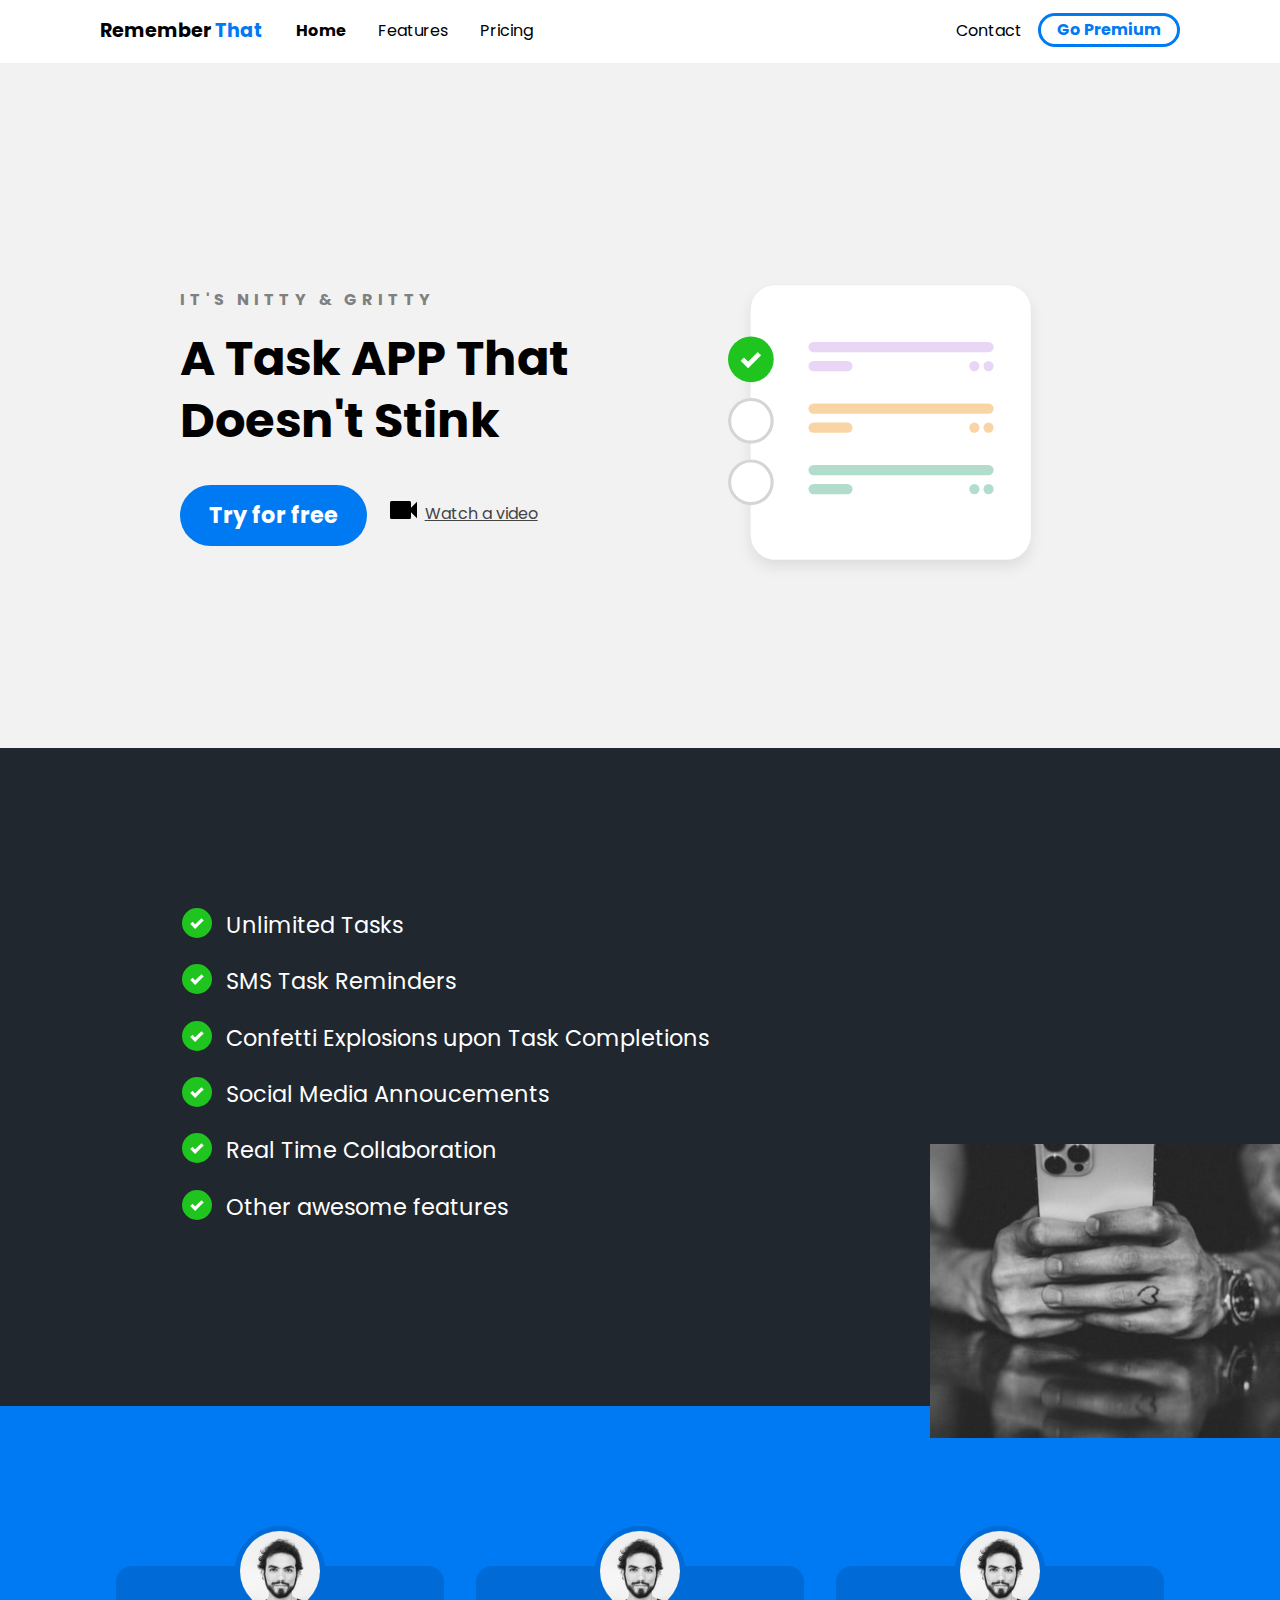
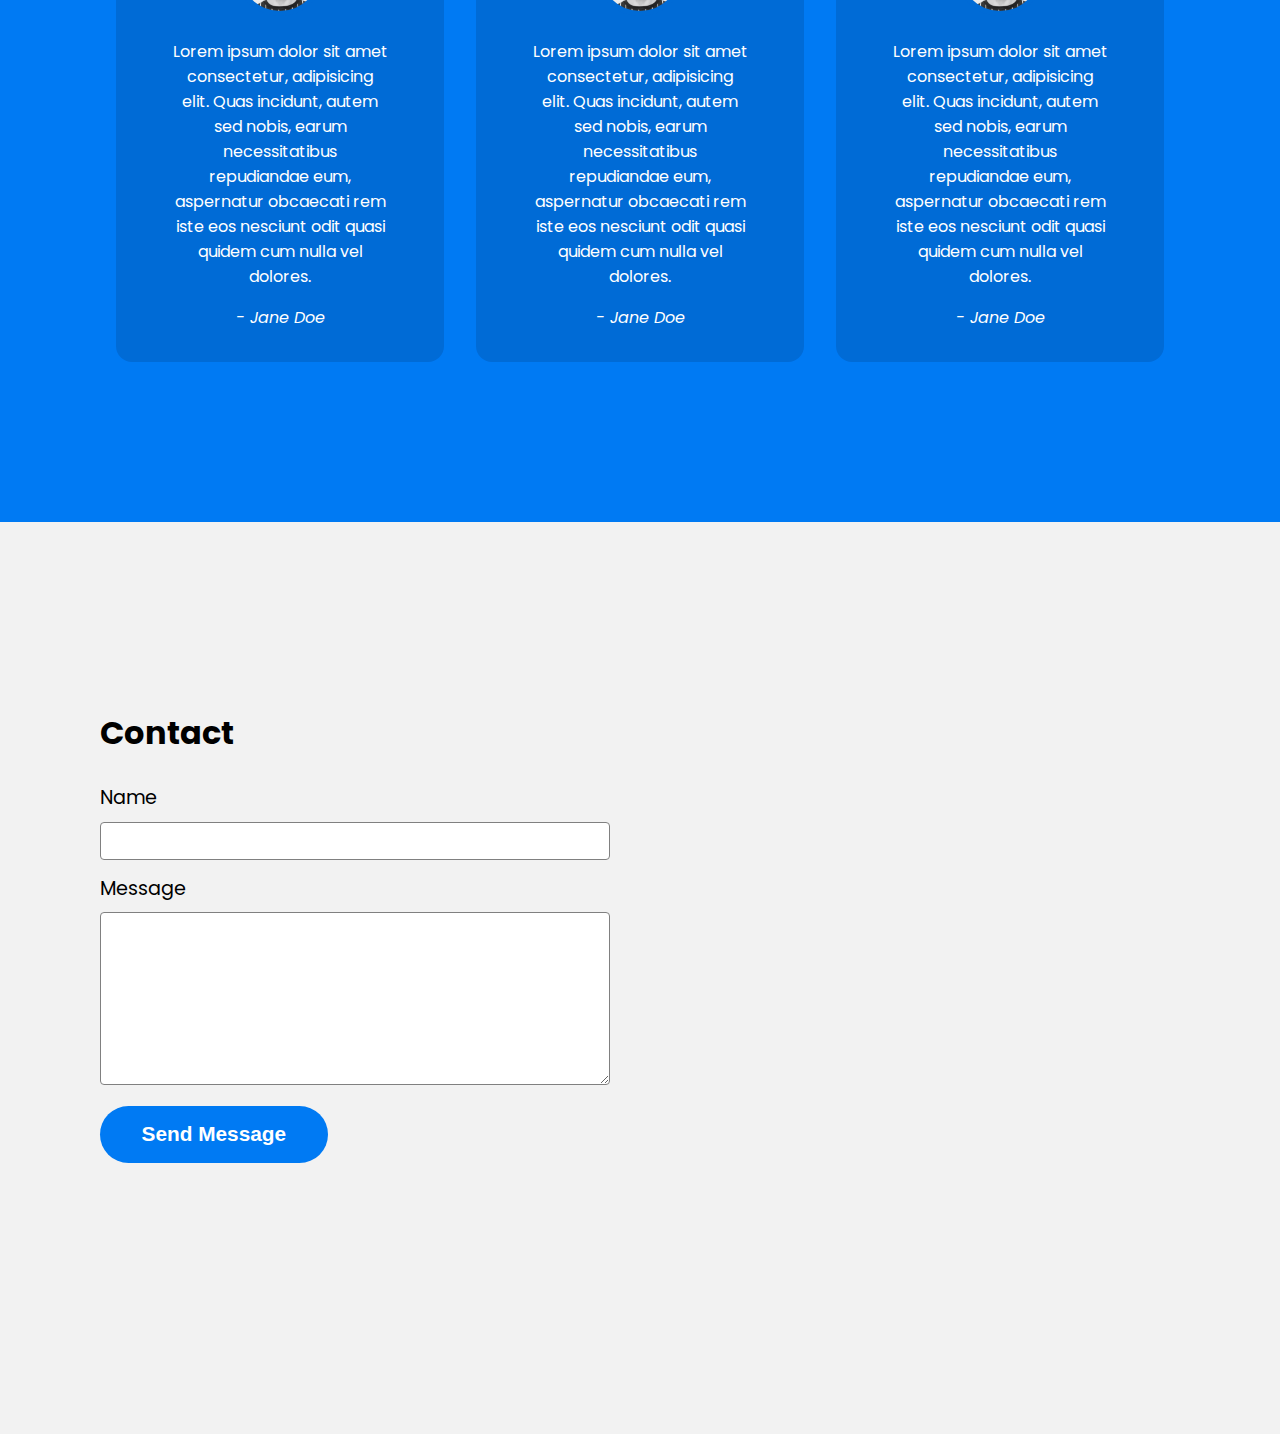
<file: index.html>
<!DOCTYPE html>
<html lang="en">

<head>
    <meta charset="UTF-8">
    <meta http-equiv="X-UA-Compatible" content="IE=edge">
    <meta name="viewport" content="width=device-width, initial-scale=1.0">
    <title>HTMLCSS2021</title>
    <link rel="stylesheet" href="css/main.css">
</head>

<body>
    <div class="navbar">
        <div class="container">
            <a class="logo" href="#">Remember <span>That</span> </a>

            <img id="mobile-cta" class="mobile-menu" src="images/menu.svg" alt="Open Navigation">

            <nav>
                <img id="mobile-exit" class="mobile-menu-exit" src="images/exit.svg" alt="Close Navigation">

                <ul class="primary-nav">
                    <li class="current"><a href="#">Home</a></li>
                    <li><a href="#">Features</a></li>
                    <li><a href="#">Pricing</a></li>
                </ul>
                <ul class="secondary-nav">
                    <li><a href="#">Contact</a></li>
                    <li class="go-premium-cta"><a href="#">Go Premium</a></li>
                </ul>
            </nav>
        </div>
    </div>
    

    <section class="hero">
        <div class="container">
            <div class="left-col">
                <p class="subhead">It's Nitty &amp; Gritty</p>
                <h1>A Task APP That Doesn't Stink</h1>

                <div class="hero-cta">
                    <a href="#" class="primary-cta">Try for free</a>
                    <a href="#" class="watch-video-cta">
                        <img src="images/watch.svg" alt="watch a video">Watch a video
                    </a>
                </div>

            </div>
            <img src="images/illustration.svg" class="hero-img" alt="illustration">
        </div>

    </section>
    
    <section class="features-section">
        <div class="container">
            <ul class="features-list">
                <li>Unlimited Tasks</li>
                <li>SMS Task Reminders</li>
                <li>Confetti Explosions upon Task Completions</li>
                <li>Social Media Annoucements</li>
                <li>Real Time Collaboration</li>
                <li>Other awesome features</li>
            </ul>

            <img src="images/holding-phone.jpg" alt="Man holding-phone">
        </div>
    </section>

    <section class="testimonials-section">
        <div class="container">
            <ul>
                <li>
                    <img src="images/person.jpg" alt="Person">
                        <blockquote>Lorem ipsum dolor sit amet consectetur, adipisicing elit. 
                            Quas incidunt, autem sed nobis, earum necessitatibus repudiandae eum, 
                            aspernatur obcaecati rem iste eos nesciunt odit quasi quidem cum nulla vel dolores.</blockquote>
                            <cite>- Jane Doe</cite>
                    </img>
                </li>
                <li>
                    <img src="images/person.jpg" alt="Person">
                    <blockquote>Lorem ipsum dolor sit amet consectetur, adipisicing elit. 
                        Quas incidunt, autem sed nobis, earum necessitatibus repudiandae eum, 
                        aspernatur obcaecati rem iste eos nesciunt odit quasi quidem cum nulla vel dolores.</blockquote>
                        <cite>- Jane Doe</cite>
                    </img>
                </li>
                <li>
                    <img src="images/person.jpg" alt="Person">
                        <blockquote>Lorem ipsum dolor sit amet consectetur, adipisicing elit. 
                        Quas incidunt, autem sed nobis, earum necessitatibus repudiandae eum, 
                        aspernatur obcaecati rem iste eos nesciunt odit quasi quidem cum nulla vel dolores.</blockquote>
                        <cite>- Jane Doe</cite>
                    </img>
                </li>
            </ul>

        </div>

    </section>

    <section class="contact-section">
        <div class="container">
            <div class="contact-left">
                <h2>Contact</h2>
                    <form action="">
                        <label for="name">Name</label>
                        <input type="text" id="name" name="name">

                        <label for="message">Message</label>
                        <textarea name="message" id="message" cols="30" rows="10"></textarea>
                        
                        <input type="submit" value="Send Message" class="send-message-cta">
                    </form>
                </h2>
            </div>
            <div class="contact-right">
                <iframe src="https://www.google.com/maps/embed?pb=!1m18!1m12!1m3!1d2610.9487823132126!2d20.252391815683854!3d49.1256078793146!2m3!1f0!2f0!3f0!3m2!1i1024!2i768!4f13.1!3m3!1m2!1s0x4715a745f7003b05%3A0x8fb659496ead4bac!2sLuxusn%C3%A9%20apartm%C3%A1ny%20-%20bv90210.sk!5e0!3m2!1sfr!2sfr!4v1673393227656!5m2!1sfr!2sfr" 
                width="600" height="450" style="border:0;" allowfullscreen="" loading="lazy" referrerpolicy="no-referrer-when-downgrade">
            </iframe>
            </div>
        </div>
    </section>
    
    <script>

        const mobileBtn = document.getElementById('mobile-cta')
            nav = document.querySelector('nav');
            mobileBtnExit = document.getElementById('mobile-exit');

        mobileBtn.addEventListener('click', () => {
            nav.classList.add('menu-btn');
        })

        mobileBtnExit.addEventListener('click', () => {
            nav.classList.remove('menu-btn');
        })

    </script>

    
</body>

</html>
</file>
<file: css/main.css>
@import url("https://fonts.googleapis.com/css2?family=Poppins:wght@400;700&display=swap");
:root {
  --primary-color: #007AF3;
}

body {
  background: #f2f2f2;
  margin: 0;
  font-family: "Poppins", sans-serif;
}

.navbar {
  background: white;
  padding: 1em;
}
.navbar .logo {
  text-decoration: none;
  font-weight: bold;
  color: black;
  font-size: 1.2em;
}
.navbar .logo span {
  color: var(--primary-color);
}
.navbar nav {
  display: none;
}
.navbar .container {
  display: flex;
  place-content: space-between;
}
.navbar .mobile-menu {
  cursor: pointer;
}

a {
  color: #444444;
}

ul {
  list-style-type: none;
  margin: 0;
  padding: 0;
}

section {
  padding: 5em 2em;
}

.hero {
  text-align: center;
}

.left-col .subhead {
  text-transform: uppercase;
  font-weight: bold;
  color: gray;
  letter-spacing: 0.3em;
}
.left-col h1 {
  font-size: 2.5em;
  line-height: 1.3em;
  margin-top: 0.2em;
}
.left-col .primary-cta {
  background: var(--primary-color);
  color: white;
  text-decoration: none;
  padding: 0.6em 1.3em;
  font-size: 1.4em;
  border-radius: 5em;
  font-weight: bold;
  display: inline-block;
}
.left-col .watch-video-cta {
  display: block;
  margin-top: 1em;
}
.left-col .watch-video-cta img {
  margin-right: 0.5em;
}

.hero-img {
  width: 70%;
  margin-top: 3em;
}

section.features-section {
  background-color: #20272E;
  color: white;
}

ul.features-list {
  margin: 0;
  padding-left: 0.1em;
  display: grid;
  grid-template-columns: repeat(auto-fit, minmax(19rem, 1fr));
}
ul.features-list li {
  font-size: 1.1em;
  margin-bottom: 1em;
  margin-left: 2em;
  position: relative;
}
ul.features-list li:before {
  content: "";
  left: -2em;
  position: absolute;
  width: 20px;
  height: 20px;
  background-image: url("../images/bullet.svg");
  background-size: contain;
  margin-right: 0.5em;
}

.features-section img {
  display: none;
}

section.testimonials-section {
  background-color: var(--primary-color);
  color: white;
}
section.testimonials-section ul li {
  background: #006bd6;
  text-align: center;
  padding: 2em 1em;
  width: 80%;
  margin: 0 auto 5em auto;
  border-radius: 1em;
}
section.testimonials-section ul li img {
  width: 5em;
  height: 5em;
  border: 5px solid #006bd6;
  border-radius: 50%;
  margin-top: -4.5em;
}

h2 {
  font-size: 2em;
}

label {
  display: block;
  font-size: 1.2em;
  margin-bottom: 0.5em;
}

input, textarea {
  width: 100%;
  padding: 0.8em;
  margin-bottom: 1em;
  border-radius: 0.3em;
  border: 1px solid gray;
  box-sizing: border-box;
}

input[type=submit] {
  background-color: var(--primary-color);
  color: white;
  font-weight: bold;
  font-size: 1.3em;
  border: none;
  margin-bottom: 5em;
  border-radius: 5em;
  display: inline-block;
  padding: 0.8em 2em;
  width: unset;
  cursor: pointer;
}

iframe {
  width: 100%;
  height: 300px;
}

nav.menu-btn {
  display: block;
}

nav {
  position: fixed;
  z-index: 999;
  width: 66%;
  right: 0%;
  top: 0;
  background: #20272E;
  height: 100vh;
  padding: 1em;
}
nav ul.primary-nav {
  margin-top: 5em;
}
nav li a {
  color: white;
  text-decoration: none;
  display: block;
  padding: 0.5em;
  font-size: 1.3em;
  text-align: right;
}
nav li a:hover {
  font-weight: bold;
}

.mobile-menu-exit {
  float: right;
  margin: 0.5em;
  cursor: pointer;
}

@media only screen and (min-width: 768px) {
  .mobile-menu, .mobile-menu-exit {
    display: none;
  }
  .navbar .container {
    display: grid;
    grid-template-columns: 180px auto;
    justify-content: unset;
  }
  .navbar nav {
    display: flex;
    justify-content: space-between;
    background: none;
    position: unset;
    height: auto;
    width: 100%;
    padding: 0;
  }
  .navbar nav ul {
    display: flex;
  }
  .navbar nav a {
    color: black;
    font-size: 1em;
    padding: 0.1em 1em;
  }
  .navbar nav ul.primary-nav {
    margin: 0;
  }
  .navbar nav li.current a {
    font-weight: bold;
  }
  .navbar nav li.go-premium-cta a {
    color: var(--primary-color);
    border: 3px solid var(--primary-color);
    font-weight: bold;
    border-radius: 5em;
    margin-top: -0.2em;
  }
  .navbar nav li.go-premium-cta a:hover {
    background: var(--primary-color);
    color: white;
  }
}
@media only screen and (min-width: 1080px) {
  .container {
    width: 1080px;
    margin: 0 auto;
  }
  section {
    padding: 10em 4em;
  }
  .hero .container {
    display: flex;
    justify-content: space-between;
    text-align: left;
  }
  .hero .container .left-col {
    margin: 3em 3em 0 5em;
  }
  .hero .container .left-col h1 {
    font-size: 3em;
    width: 90%;
  }
  .hero-img {
    width: 30%;
    margin-right: 8em;
  }
  .hero-cta {
    display: flex;
  }
  .primary-cta {
    margin-right: 1em;
  }
  ul.features-list {
    display: block;
    margin-left: 5em;
  }
  ul.features-list li {
    font-size: 1.4em;
  }
  ul.features-list li:before {
    width: 30px;
    height: 30px;
  }
  .features-section {
    position: relative;
  }
  .features-section img {
    display: block;
    position: absolute;
    right: 0;
    width: 350px;
    bottom: -2em;
  }
  section.testimonials-section ul {
    display: flex;
  }
  section.testimonials-section ul li {
    margin: 0 1em;
  }
  .contact-section {
    position: relative;
  }
  .contact-section .container {
    display: flex;
  }
  .contact-right {
    position: absolute;
    right: 0;
    top: 0;
    width: 45%;
    height: 100%;
  }
  .contact-right iframe {
    height: 100%;
  }
}
@media only screen and (min-width: 1450px) {
  .features-section:before {
    content: "";
    position: absolute;
    width: 10%;
    height: 20em;
    background: var(--primary-color);
    left: 0;
    top: -4em;
  }
  .features-section:after {
    content: "";
    position: absolute;
    width: 200px;
    height: 20em;
    background: url("../images/dots.svg") no-repeat;
    left: 6em;
    top: 2em;
  }
}/*# sourceMappingURL=main.css.map */
</file>
